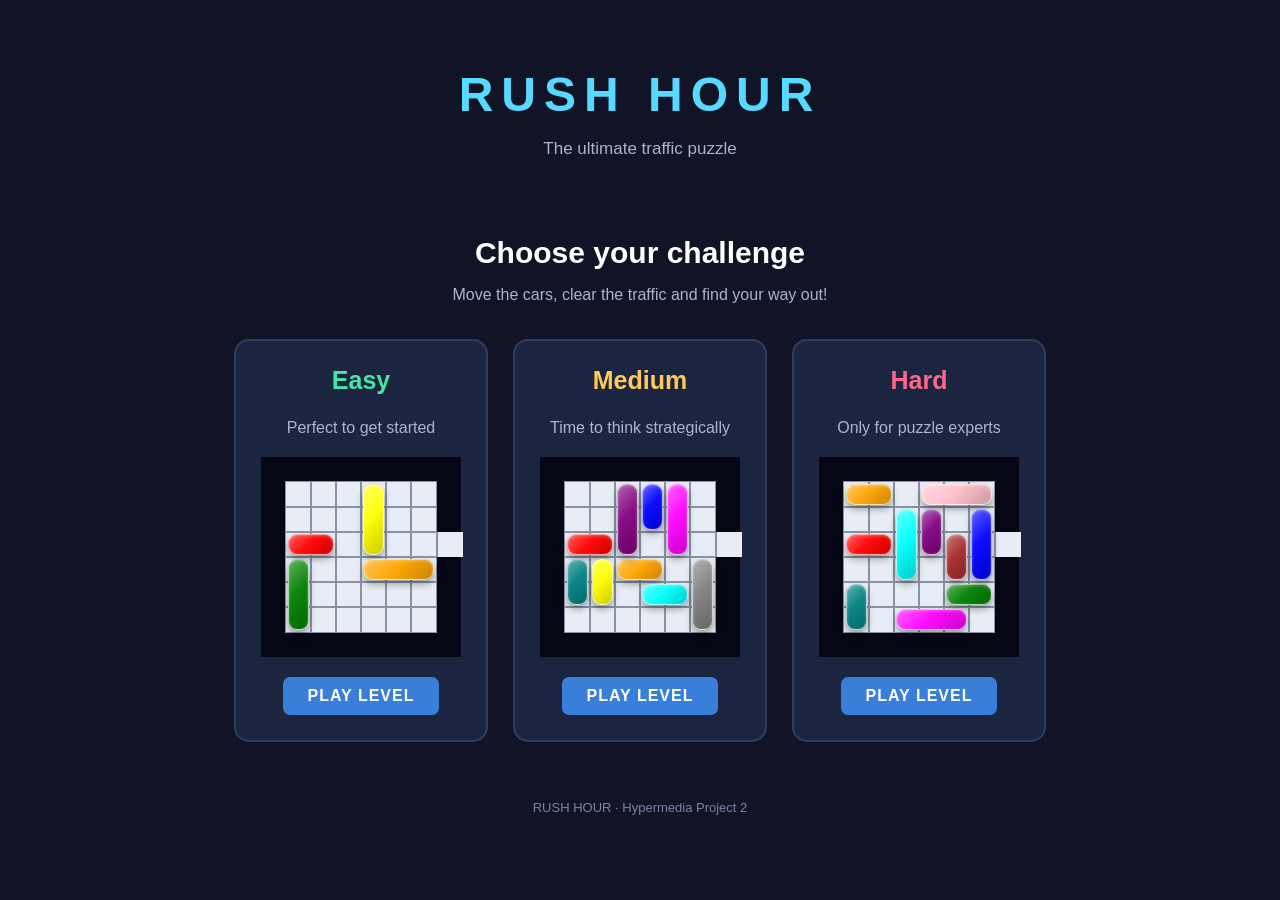
<file: index.html>
<!DOCTYPE html>
<html lang="en">
  <head>
    <meta charset="UTF-8">
    <meta name="viewport" content="width=device-width, initial-scale=1.0">
    <title>Rush Hour - Choose your level</title>
    <link href="style.css" rel="stylesheet">
    <script src="board.js" defer></script>
  </head>

  <body class="home-page"
    onload="
      loadGame(EASY, 25, false, 'boardEasy');
      loadGame(MEDIUM, 25, false, 'boardMedium');
      loadGame(HARD, 25, false, 'boardHard');
    ">

    <header class="main-header">
      <h1>RUSH HOUR</h1>
      <p class="subtitle">The ultimate traffic puzzle</p>
    </header>

    <main class="home-container">
      <section class="welcome">
        <h2>Choose your challenge</h2>
        <p>
          Move the cars, clear the traffic and find your way out!
        </p>
      </section>

      <section class="levels">

        <a href="easy.html" class="level-card easy-card">
          <h3>Easy</h3>
          <p>Perfect to get started</p>
          <div class="board" id="boardEasy" draggable="false"></div>
          <span class="play-text">PLAY LEVEL</span>
        </a>

        <a href="medium.html" class="level-card medium-card">
          <h3>Medium</h3>
          <p>Time to think strategically</p>
          <div class="board" id="boardMedium" draggable="false"></div>
          <span class="play-text">PLAY LEVEL</span>
        </a>

        <a href="hard.html" class="level-card hard-card">
          <h3>Hard</h3>
          <p>Only for puzzle experts</p>
          <div class="board" id="boardHard" draggable="false"></div>
          <span class="play-text">PLAY LEVEL</span>
        </a>

      </section>
    </main>

    <footer class="main-footer">
      <p>RUSH HOUR · Hypermedia Project 2</p>
    </footer>

  </body>
</html>
</file>
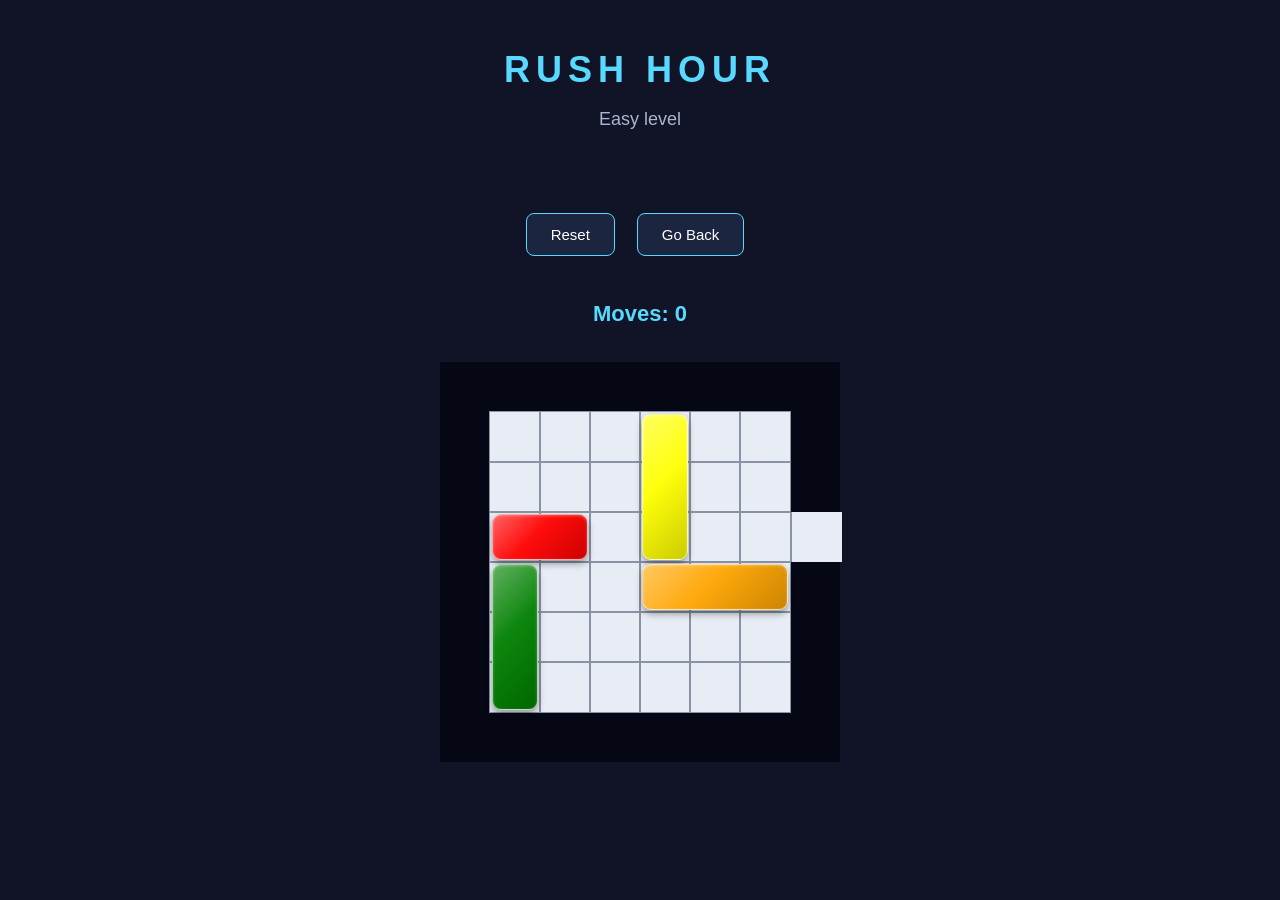
<file: easy.html>
<!DOCTYPE html>
<html lang="en">
<head>
  <meta charset="UTF-8">
  <meta name="viewport" content="width=device-width, initial-scale=1.0">
  <title>Rush Hour - Easy</title>
  <link href="style.css" rel="stylesheet">
  <script src="board.js" defer></script>
</head>
<div id="victoryScreen">
  <div class="victory-box">
    <h2>YOU WON!</h2>
    <p>Congratulations! You cleared the traffic!</p>
    <p id="finalMoves"></p>

    <button onclick="window.location.reload()">Play Again</button>
    <button onclick="window.location.href='index.html'">Main Menu</button>
  </div>
</div>
<body class="game-page" onload="loadGame(EASY)">

  <header class="game-header">
    <h1>RUSH HOUR</h1>
    <p>Easy level</p>
  </header>

  <main class="game-container">
    <div id="menu">
      <button onclick="loadGame(EASY)">Reset</button>
      <button onclick="window.location.href='index.html'">Go Back</button>
    </div>

    <p id="moveCount">Moves: 0</p>

    <div class="board" id="board"></div>
  </main>

</body>
</html>
</file>
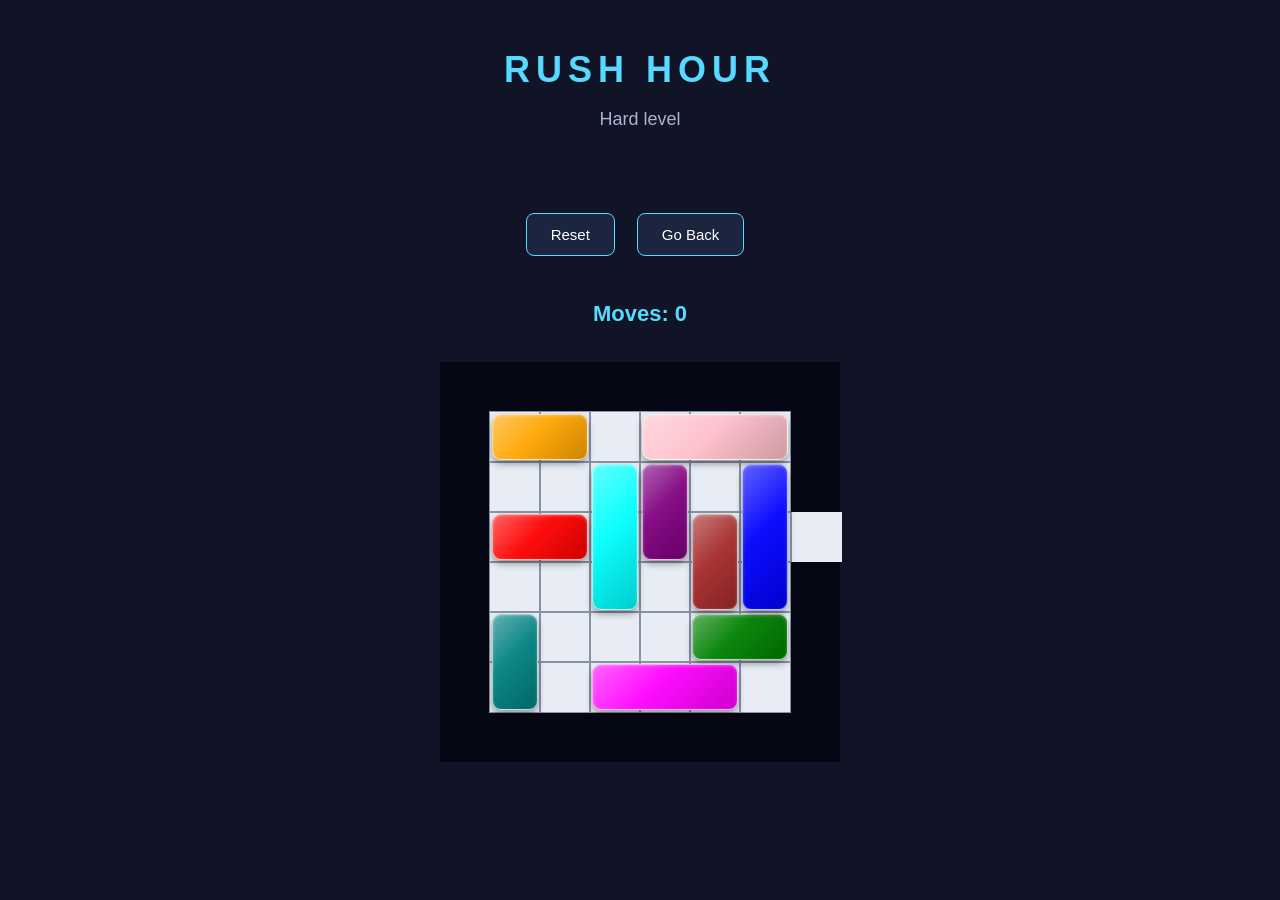
<file: hard.html>
<!DOCTYPE html>
<html lang="en">
<head>
  <meta charset="UTF-8">
  <meta name="viewport" content="width=device-width, initial-scale=1.0">
  <title>Rush Hour - Hard</title>
  <link href="style.css" rel="stylesheet">
  <script src="board.js" defer></script>
</head>
<div id="victoryScreen">
  <div class="victory-box">
    <h2>YOU WON!</h2>
    <p>Congratulations! You cleared the traffic!</p>
    <p id="finalMoves"></p>

    <button onclick="window.location.reload()">Play Again</button>
    <button onclick="window.location.href='index.html'">Main Menu</button>
  </div>
</div>
<body class="game-page" onload="loadGame(HARD)">

  <header class="game-header">
    <h1>RUSH HOUR</h1>
    <p>Hard level</p>
  </header>

  <main class="game-container">
    <div id="menu">
      <button onclick="loadGame(HARD)">Reset</button>
      <button onclick="window.location.href='index.html'">Go Back</button>
    </div>

    <p id="moveCount">Moves: 0</p>

    <div class="board" id="board"></div>
  </main>

</body>
</html>
</file>
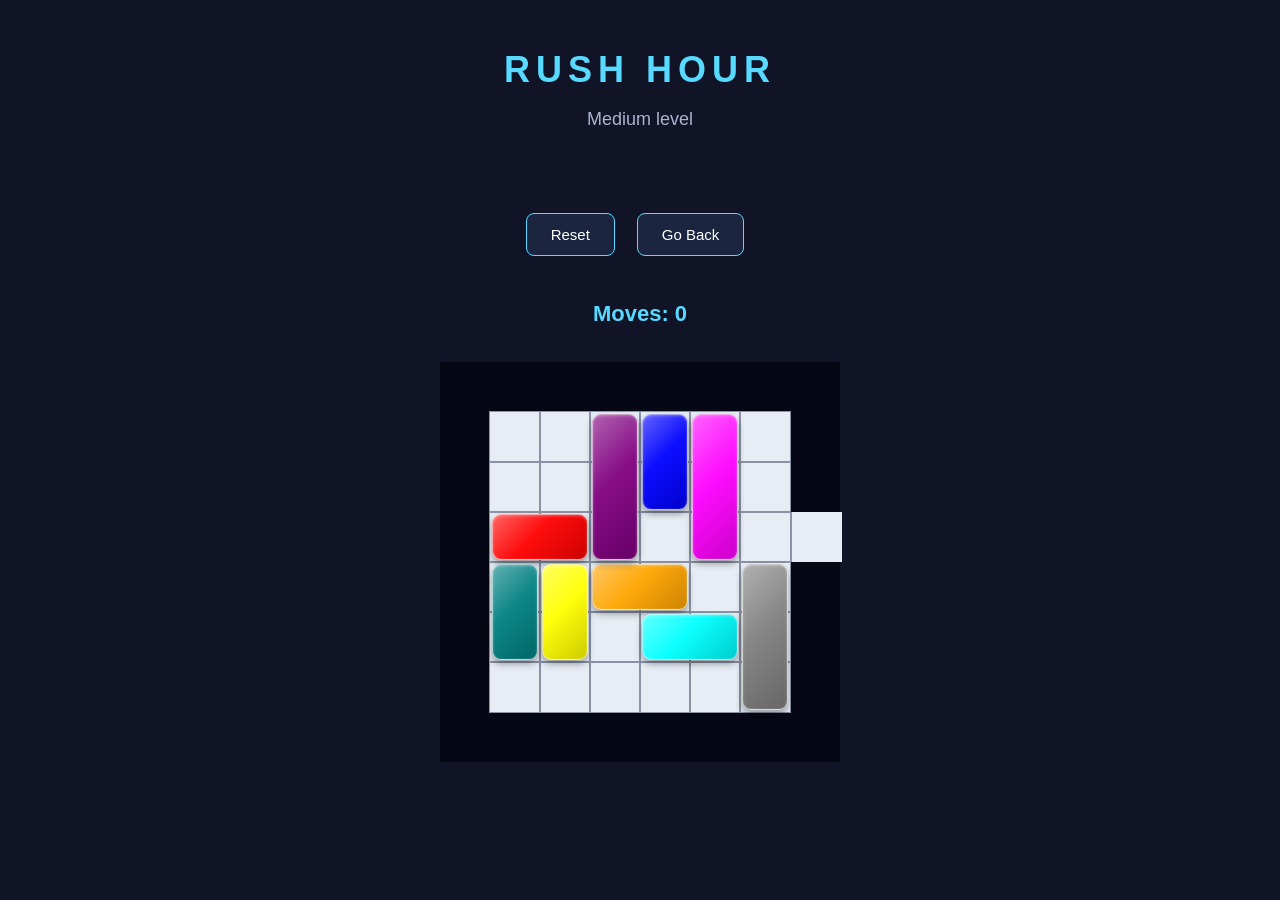
<file: medium.html>
<!DOCTYPE html>
<html lang="en">
<head>
  <meta charset="UTF-8">
  <meta name="viewport" content="width=device-width, initial-scale=1.0">
  <title>Rush Hour - Medium</title>
  <link href="style.css" rel="stylesheet">
  <script src="board.js" defer></script>
</head>
<div id="victoryScreen">
  <div class="victory-box">
    <h2>YOU WON!</h2>
    <p>Congratulations! You cleared the traffic!</p>
    <p id="finalMoves"></p>

    <button onclick="window.location.reload()">Play Again</button>
    <button onclick="window.location.href='index.html'">Main Menu</button>
  </div>
</div>
<body class="game-page" onload="loadGame(MEDIUM)">

  <header class="game-header">
    <h1>RUSH HOUR</h1>
    <p>Medium level</p>
  </header>

  <main class="game-container">
    <div id="menu">
      <button onclick="loadGame(MEDIUM)">Reset</button>
      <button onclick="window.location.href='index.html'">Go Back</button>
    </div>

    <p id="moveCount">Moves: 0</p>

    <div class="board" id="board"></div>
  </main>

</body>
</html>
</file>
<file: style.css>
/* General page style */
body {
  margin: 0;
  font-family: Arial, sans-serif;
  background-color: #101426;
  color: white;
}

/* Main menu header */
.main-header {
  text-align: center;
  padding: 35px 20px 15px;
}

.main-header h1 {
  font-size: 48px;
  letter-spacing: 8px;
  color: #58d9ff;
  margin-bottom: 5px;
}

.subtitle {
  color: #aab3d1;
  font-size: 17px;
}

/* Main content */
.home-container {
  max-width: 1100px;
  margin: auto;
  padding: 20px;
}

.welcome {
  text-align: center;
  margin-bottom: 35px;
}

.welcome h2 {
  font-size: 30px;
  margin-bottom: 10px;
}

.welcome p {
  color: #aab3d1;
}

/* Level cards */
.levels {
  display: flex;
  justify-content: center;
  gap: 25px;
  flex-wrap: wrap;
}

.level-card {
  display: flex;
  flex-direction: column;
  align-items: center;
  background-color: #1c2540;
  border: 2px solid #303c60;
  border-radius: 15px;
  padding: 25px;
  text-decoration: none;
  color: white;
  transition: 0.3s;
}

.level-card:hover {
  border-color: #58d9ff;
  background-color: #253252;
}

.level-card h3 {
  font-size: 25px;
  margin: 0 0 8px;
}

.level-card p {
  color: #aab3d1;
  margin-bottom: 20px;
}

/* Level colors */
.easy-card h3 {
  color: #45e6a5;
}

.medium-card h3 {
  color: #ffca58;
}

.hard-card h3 {
  color: #ff668c;
}

.play-text {
  margin-top: 20px;
  padding: 10px 25px;
  background-color: #397fda;
  border-radius: 7px;
  font-weight: bold;
  letter-spacing: 1px;
}

/* Game board */
.board {
  border-color: #050814;
  border-style: solid;
  position: relative;
  width: fit-content;
  margin: auto;
  background-color: #e8edf5;
}

.row {
  display: flex;
  flex-direction: row;
  width: fit-content;
}

.cell {
  outline: 1px solid #8993a5;
}

/* Car design */

.car {
  position: absolute;
  z-index: 20;
  box-sizing: border-box;
  border-radius: 9px;

  border: 1px solid rgba(255, 255, 255, 0.65);

  background-image: linear-gradient(
    135deg,
    rgba(255, 255, 255, 0.38),
    rgba(255, 255, 255, 0.05) 45%,
    rgba(0, 0, 0, 0.20)
  );

  box-shadow:
    0 4px 7px rgba(0, 0, 0, 0.35),
    inset 0 1px 3px rgba(255, 255, 255, 0.3);

  cursor: grab;

  transition: filter 0.2s, box-shadow 0.2s;
}

.car:hover {
  filter: brightness(1.15);
  box-shadow:
    0 6px 12px rgba(0, 0, 0, 0.45),
    inset 0 1px 3px rgba(255, 255, 255, 0.4);
}

.car:active {
  cursor: grabbing;
  filter: brightness(1.2);
  box-shadow:
    0 8px 15px rgba(0, 0, 0, 0.5),
    inset 0 1px 4px rgba(255, 255, 255, 0.4);
}


#exit {
  background-color: #e8edf5;
  position: absolute;
  z-index: 10;
  border-left: 1px solid #8993a5;
}

/* Footer */
.main-footer {
  text-align: center;
  padding: 25px;
  color: #7885a8;
  font-size: 13px;
}

/* Game page menu */
#menu {
  padding: 20px;
}

#menu button {
  padding: 9px 18px;
  margin-right: 10px;
  border: none;
  border-radius: 6px;
  background-color: #397fda;
  color: white;
  cursor: pointer;
}

#menu button a {
  color: white;
  text-decoration: none;
}

#moveCount {
  font-size: 20px;
  font-weight: bold;
}


/* Game screen */

.game-page {
  min-height: 100vh;
}

.game-header {
  text-align: center;
  padding: 25px;
}

.game-header h1 {
  color: #58d9ff;
  font-size: 36px;
  letter-spacing: 6px;
  margin-bottom: 5px;
}

.game-header p {
  color: #aab3d1;
  font-size: 18px;
}

.game-container {
  display: flex;
  flex-direction: column;
  align-items: center;
  padding: 20px;
}

#menu {
  display: flex;
  justify-content: center;
  gap: 12px;
}

#menu button {
  padding: 12px 24px;
  border: 1px solid #58d9ff;
  border-radius: 8px;
  background-color: #1c2540;
  color: white;
  font-size: 15px;
  cursor: pointer;
}

#menu button:hover {
  background-color: #397fda;
}

#moveCount {
  color: #58d9ff;
  font-size: 22px;
  font-weight: bold;
  margin: 25px;
}

.game-container .board {
  margin: 10px auto;
}

/* Victory screen */

#victoryScreen {
  display: none;
  position: fixed;
  top: 0;
  left: 0;
  width: 100%;
  height: 100%;
  background-color: rgba(5, 8, 20, 0.85);
  z-index: 100;
  justify-content: center;
  align-items: center;
}

.victory-box {
  background-color: #1c2540;
  border: 2px solid #58d9ff;
  border-radius: 18px;
  padding: 40px;
  text-align: center;
  width: 350px;
  max-width: 80%;
  box-shadow: 0 0 25px rgba(88, 217, 255, 0.25);
}

.victory-box h2 {
  color: #45e6a5;
  font-size: 36px;
  margin-top: 0;
}

.victory-box p {
  color: #aab3d1;
  font-size: 17px;
}

.victory-box button {
  padding: 12px 20px;
  margin: 8px 4px;
  border: none;
  border-radius: 7px;
  background-color: #397fda;
  color: white;
  cursor: pointer;
  font-size: 15px;
}

.victory-box button:hover {
  background-color: #58a5ff;
}
</file>
